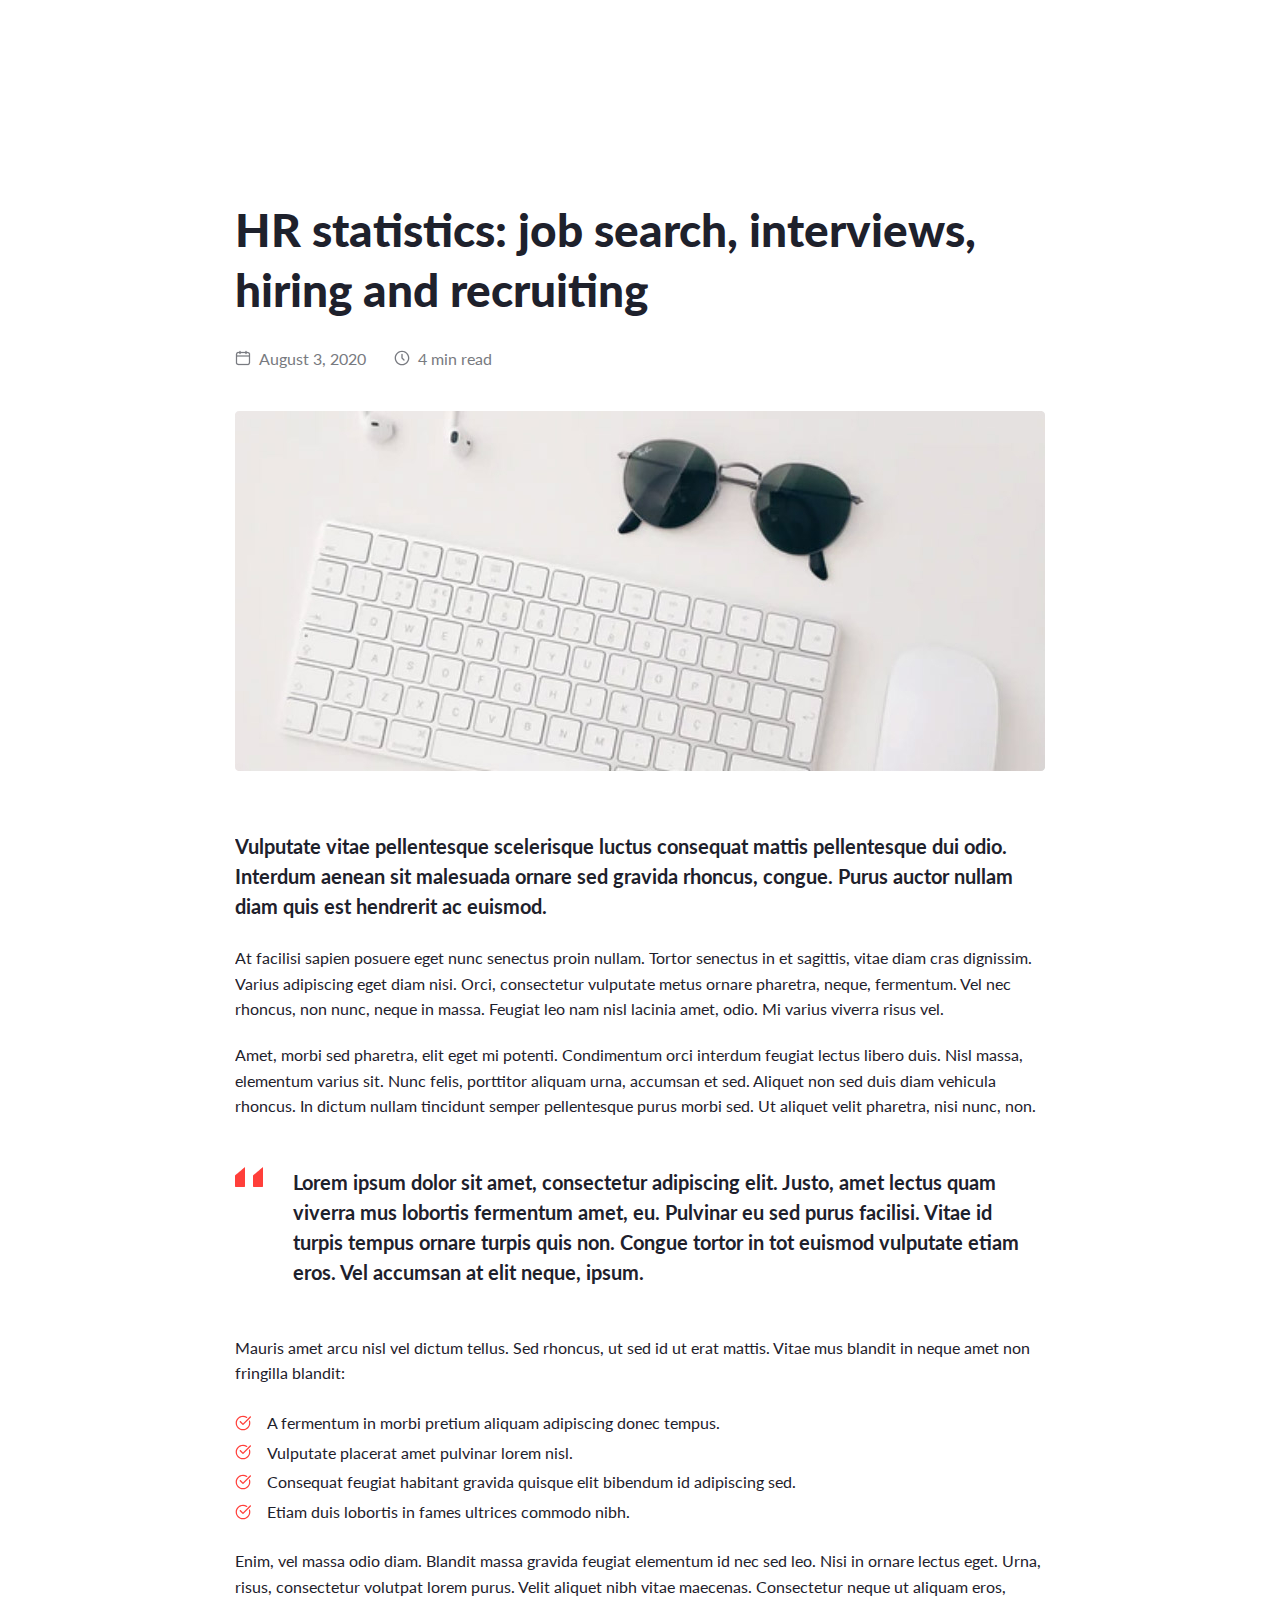
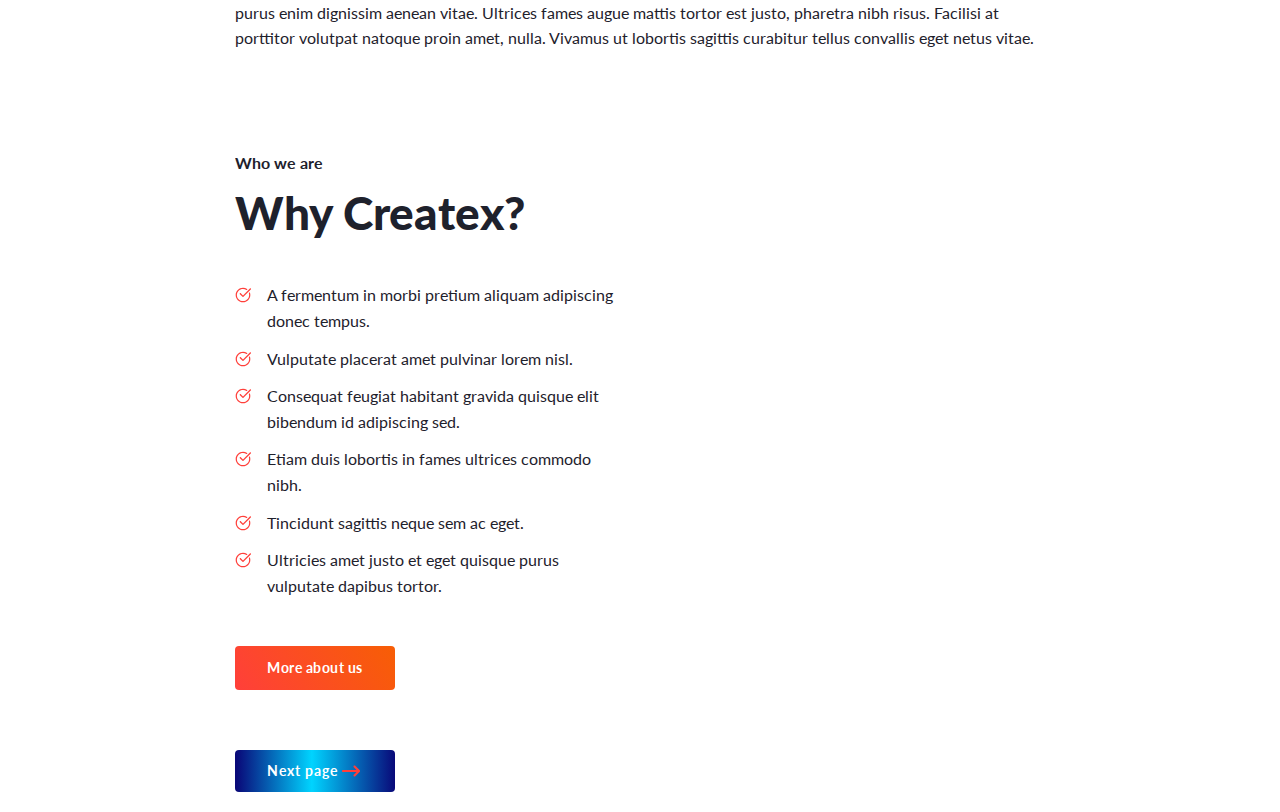
<file: index.html>
<!DOCTYPE html>
<html lang="en">

<head>
	<meta charset="UTF-8">
	<meta http-equiv="X-UA-Compatible" content="IE=edge">
	<meta name="viewport" content="width=device-width, initial-scale=1.0">
	<link href="https://fonts.googleapis.com/css?family=Lato:400,700,900&display=swap" rel="stylesheet" />
	<link rel="stylesheet" href="css/style.css">
	<title>Hr statistics</title>
</head>

<body>
	<div class="wrapper">
		<header>
			<h1 class="title">HR statistics: job search, interviews, hiring and recruiting</h1>
			<p class="meta"><span class="meta__data">August 3, 2020</span> <span class="meta__time">4 min read</span></p>
			<img src="img/image.jpg" alt="image content" class="image-header">
		</header>
		<main>
			<div class="description-image">
				<p class="description-image__one">Vulputate vitae pellentesque scelerisque luctus consequat mattis
					pellentesque dui odio. Interdum aenean sit malesuada ornare sed gravida rhoncus, congue. Purus auctor
					nullam diam quis est hendrerit ac euismod.
				<p>
				<p class="description-image__two">At facilisi sapien posuere eget nunc senectus proin nullam. Tortor
					senectus in et sagittis, vitae diam cras dignissim. Varius adipiscing eget diam nisi. Orci, consectetur
					vulputate metus ornare pharetra, neque, fermentum. Vel nec rhoncus, non nunc, neque in massa. Feugiat leo
					nam nisl lacinia amet, odio. Mi varius viverra risus vel.
				</p>
				<p class="description-image__three">Amet, morbi sed pharetra, elit eget mi potenti. Condimentum orci
					interdum feugiat lectus libero duis. Nisl massa, elementum varius sit. Nunc felis, porttitor aliquam
					urna, accumsan et sed. Aliquet non sed duis diam vehicula rhoncus. In dictum nullam tincidunt semper
					pellentesque purus morbi sed. Ut aliquet velit pharetra, nisi nunc, non.
				</p>
			</div>
			<div class="quotation">
				<p class="quotation__content">Lorem ipsum dolor sit amet, consectetur adipiscing elit. Justo, amet lectus
					quam viverra mus lobortis fermentum amet, eu. Pulvinar eu sed purus facilisi. Vitae id turpis tempus
					ornare turpis quis non. Congue tortor in tot euismod vulputate etiam eros. Vel accumsan at elit neque,
					ipsum.</p>
			</div>
			<div class="bulleted-list">
				<p class="bulleted-list__text">Mauris amet arcu nisl vel dictum tellus. Sed rhoncus, ut sed id ut erat
					mattis. Vitae mus blandit in neque amet non fringilla blandit:</p>
				<ul class="bulleted-list__list">
					<li class="list__item">A fermentum in morbi pretium aliquam adipiscing donec tempus.</li>
					<li class="list__item">Vulputate placerat amet pulvinar lorem nisl.</li>
					<li class="list__item">Consequat feugiat habitant gravida quisque elit bibendum id adipiscing sed.</li>
					<li class="list__item">Etiam duis lobortis in fames ultrices commodo nibh.</li>
				</ul>
			</div>
			<div class="end-paragraph">
				<p class="end-paragraph__paragraph">Enim, vel massa odio diam. Blandit massa gravida feugiat elementum id
					nec sed leo. Nisi in ornare lectus eget. Urna, risus, consectetur volutpat lorem purus. Velit aliquet
					nibh vitae maecenas. Consectetur neque ut aliquam eros, purus enim dignissim aenean vitae. Ultrices fames
					augue mattis tortor est justo, pharetra nibh risus. Facilisi at porttitor volutpat natoque proin amet,
					nulla. Vivamus ut lobortis sagittis curabitur tellus convallis eget netus vitae.</p>
			</div>

			<div class="block-two">
				<h2 class="title-two">Who we are</h2>
				<h2 class="subtitle-title-two">Why Createx?</h2>
				<ul class="list-two">
					<li class="list-two__item">A fermentum in morbi pretium aliquam adipiscing donec tempus.</li>
					<li class="list-two__item">Vulputate placerat amet pulvinar lorem nisl.</li>
					<li class="list-two__item">Consequat feugiat habitant gravida quisque elit bibendum id adipiscing sed.
					</li>
					<li class="list-two__item">Etiam duis lobortis in fames ultrices commodo nibh.</li>
					<li class="list-two__item">Tincidunt sagittis neque sem ac eget.</li>
					<li class="list-two__item">Ultricies amet justo et eget quisque purus vulputate dapibus tortor.</li>
				</ul>


				<a class="block-two__button" href="#">More about us</a>

			</div>
		</main>
		<footer> <a class="link" target="_blank" href="index-2.html"><span>Next page</span></a></footer>

	</div>
</body>

</html>
</file>
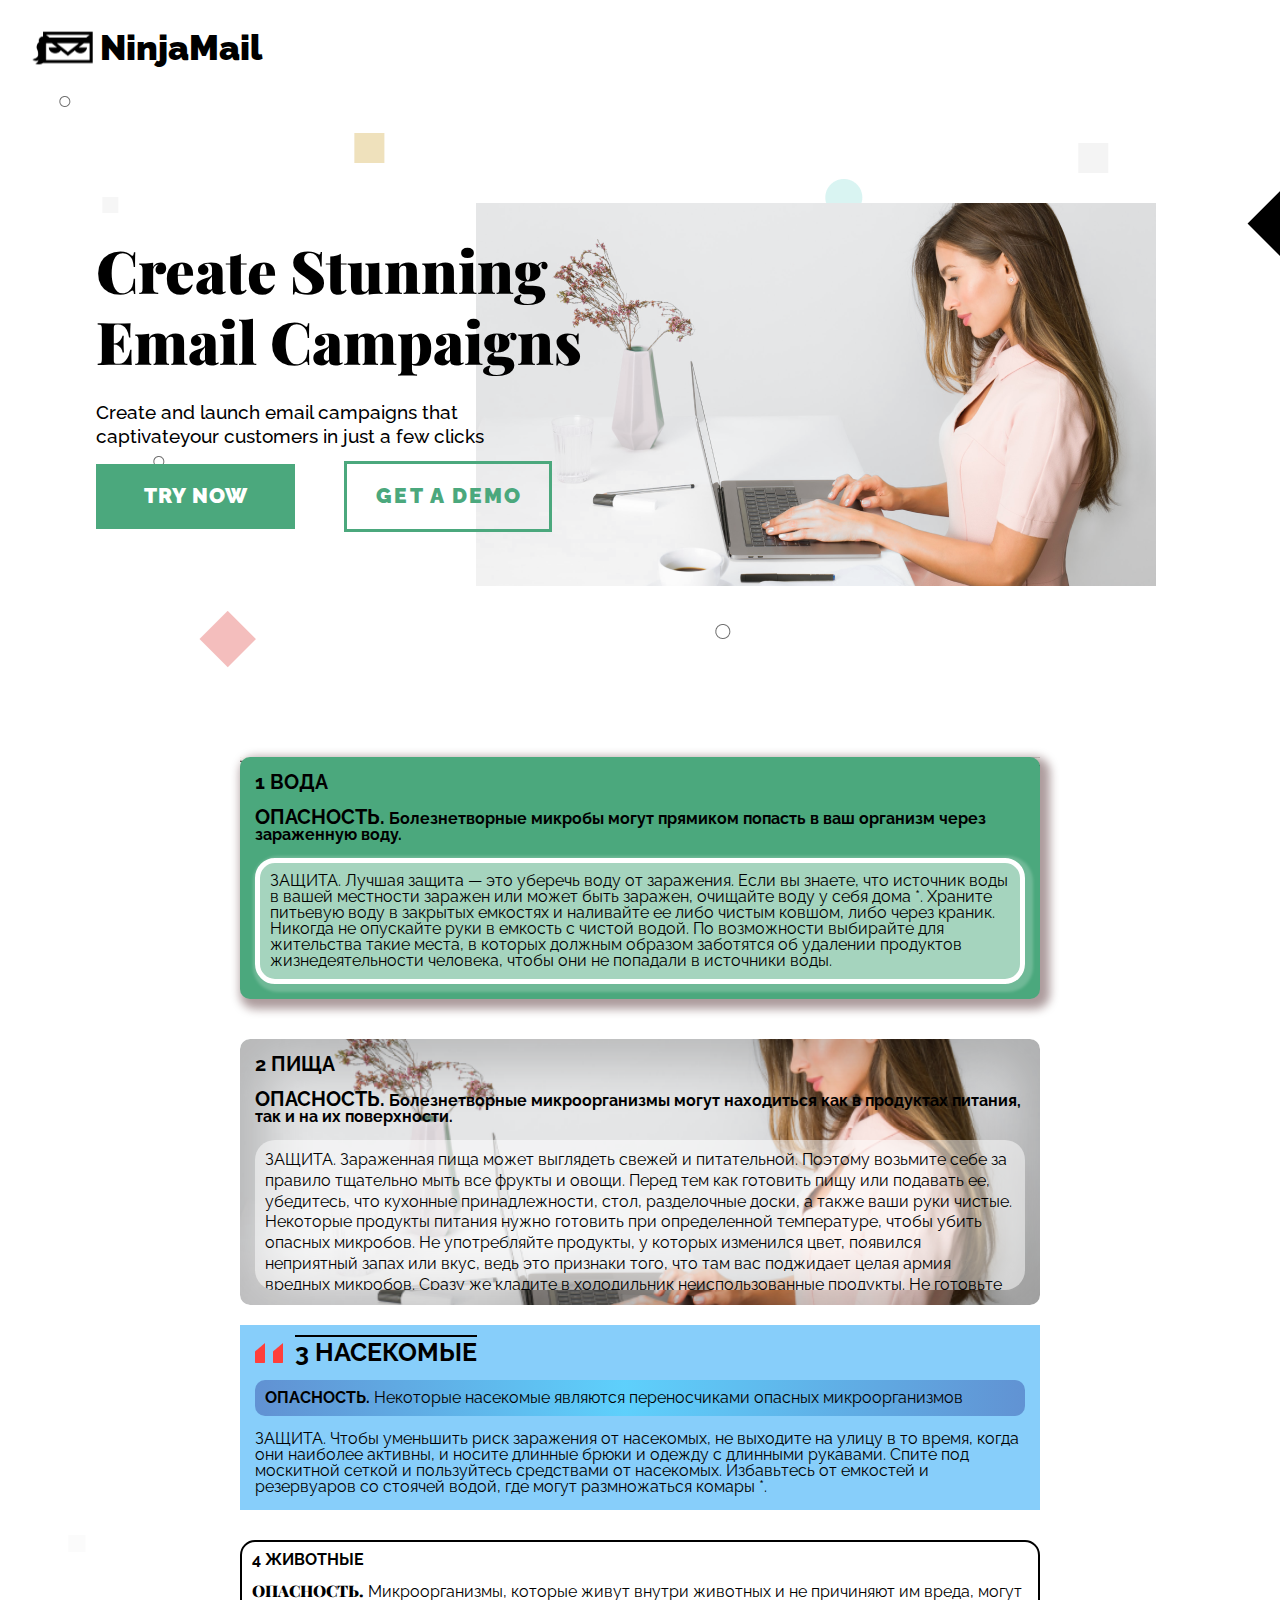
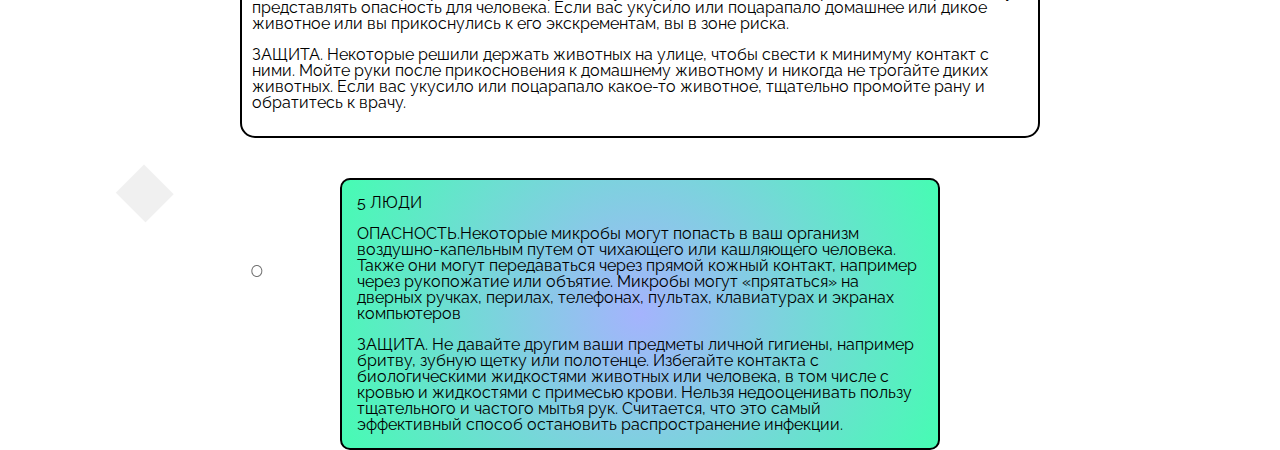
<file: index-2.html>
<!DOCTYPE html>
<html lang="ru">

<head>
	<meta charset="UTF-8">
	<meta http-equiv="X-UA-Compatible" content="IE=edge">
	<meta name="viewport" content="width=device-width, initial-scale=1.0">
	<link rel="stylesheet" href="css/style-2.css">
	<title>Lesson_7</title>
</head>

<div class="wrapper">

	<header>
		<div class="logo">
			<p class="logo__content">NinjaMail</p>
		</div>
	</header>
	<main>

		<div class="block-top">
			<div class="block-top__left">
				<h2 class="block-top__left__title">Create Stunning Email Campaigns</h2>
				<p class="block-top__left__paragraph">Create and launch email campaigns that captivateyour customers in just
					a few clicks
				<p>
					<a href="" class="block-top__left__button-one">TRY NOW</a>
					<a href="" class="block-top__left__button-two">GET A DEMO</a>
			</div>
		</div>

		<div class="items">
			<div class="items-water">
				<h2 id="water" class="items-title-water">1 ВОДА</h2>
				<p class="introduction-water">
					<span>ОПАСНОСТЬ.</span> Болезнетворные микробы могут прямиком попасть в ваш организм через
					зараженную
					воду.
				</p>

				<p class="content-water">
					<span>ЗАЩИТА.</span> Лучшая защита — это уберечь воду от заражения. Если вы знаете, что источник
					воды в
					вашей местности заражен или может быть заражен, очищайте воду у себя дома *. Храните питьевую
					воду в
					закрытых емкостях и наливайте ее либо чистым ковшом, либо через краник. Никогда не опускайте руки в
					емкость с чистой водой. По возможности выбирайте для жительства такие места, в которых должным
					образом
					заботятся об удалении продуктов жизнедеятельности человека, чтобы они не попадали в источники
					воды.
				</p>
			</div>

			<div class="items-food">
				<h2 id="food" class="items-title-food">2 ПИЩА</h2>
				<p class="introduction-food">
					<span>ОПАСНОСТЬ.</span> Болезнетворные микроорганизмы могут находиться как в продуктах питания, так
					и на
					их поверхности.
				</p>

				<p class="content-food">
					<span>ЗАЩИТА.</span> Зараженная пища может выглядеть свежей и питательной. Поэтому возьмите себе за
					правило тщательно мыть все фрукты и овощи. Перед тем как готовить пищу или подавать ее,
					убедитесь,
					что
					кухонные принадлежности, стол, разделочные доски, а также ваши руки чистые. Некоторые продукты
					питания
					нужно готовить при определенной температуре, чтобы убить опасных микробов. Не употребляйте продукты,
					у
					которых изменился цвет, появился неприятный запах или вкус, ведь это признаки того, что там вас
					поджидает
					целая армия вредных микробов. Сразу же кладите в холодильник неиспользованные продукты. Не
					готовьте
					для
					других, если вы болеете .
					Зараженная пища может выглядеть свежей и питательной. Поэтому возьмите себе за
					правило тщательно мыть все фрукты и овощи. Перед тем как готовить пищу или подавать ее,
					убедитесь,
					что
					кухонные принадлежности, стол, разделочные доски, а также ваши руки чистые. Некоторые продукты
					питания
					нужно готовить при определенной температуре, чтобы убить опасных микробов. Не употребляйте продукты,
					у
					которых изменился цвет, появился неприятный запах или вкус, ведь это признаки того, что там вас
					поджидает
					целая армия вредных микробов. Сразу же кладите в холодильник неиспользованные продукты. Не
					готовьте
					для
					других, если вы болеете .
					Зараженная пища может выглядеть свежей и питательной. Поэтому возьмите себе за
					правило тщательно мыть все фрукты и овощи. Перед тем как готовить пищу или подавать ее,
					убедитесь,
					что
					кухонные принадлежности, стол, разделочные доски, а также ваши руки чистые. Некоторые продукты
					питания
					нужно готовить при определенной температуре, чтобы убить опасных микробов. Не употребляйте продукты,
					у
					которых изменился цвет, появился неприятный запах или вкус, ведь это признаки того, что там вас
					поджидает
					целая армия вредных микробов. Сразу же кладите в холодильник неиспользованные продукты. Не
					готовьте
					для
					других, если вы болеете .
					Зараженная пища может выглядеть свежей и питательной. Поэтому возьмите себе за
					правило тщательно мыть все фрукты и овощи. Перед тем как готовить пищу или подавать ее,
					убедитесь,
					что
					кухонные принадлежности, стол, разделочные доски, а также ваши руки чистые. Некоторые продукты
					питания
					нужно готовить при определенной температуре, чтобы убить опасных микробов. Не употребляйте продукты,
					у
					которых изменился цвет, появился неприятный запах или вкус, ведь это признаки того, что там вас
					поджидает
					целая армия вредных микробов. Сразу же кладите в холодильник неиспользованные продукты. Не
					готовьте
					для
					других, если вы болеете .
				</p>
			</div>

			<div class="items-insects">
				<h2 id="insects" class="items-title-insects">3 НАСЕКОМЫЕ</h2>
				<p class="introduction-insects">
					<span>ОПАСНОСТЬ.</span> Некоторые насекомые являются переносчиками опасных микроорганизмов
				</p>

				<p class="content-insects">
					<span>ЗАЩИТА.</span> Чтобы уменьшить риск заражения от насекомых, не выходите на улицу в то время,
					когда
					они наиболее активны, и носите длинные брюки и одежду с длинными рукавами. Спите под москитной
					сеткой и
					пользуйтесь средствами от насекомых. Избавьтесь от емкостей и резервуаров со стоячей водой, где
					могут
					размножаться комары *.
				</p>
			</div>

			<div class="items-animals">
				<h2 id="animals" class="items-title-animals">4 ЖИВОТНЫЕ</h2>
				<p class="introduction-animals">
					<span>ОПАСНОСТЬ.</span> Микроорганизмы, которые живут внутри животных и не причиняют им вреда, могут
					представлять опасность для человека. Если вас укусило или поцарапало домашнее или дикое животное
					или
					вы
					прикоснулись к его экскрементам, вы в зоне риска.
				</p>

				<p class="content-animals">
					<span>ЗАЩИТА.</span> Некоторые решили держать животных на улице, чтобы свести к минимуму контакт с
					ними.
					Мойте руки после прикосновения к домашнему животному и никогда не трогайте диких животных. Если
					вас
					укусило или поцарапало какое-то животное, тщательно промойте рану и обратитесь к врачу.
				</p>
			</div>

			<div class="items-people">
				<h2 id="peopleone" class="items-title-people">5 ЛЮДИ</h2>
				<p class="introduction-people">
					<span>ОПАСНОСТЬ.</span>Некоторые микробы могут попасть в ваш организм воздушно-капельным путем от
					чихающего или кашляющего человека. Также они могут передаваться через прямой кожный контакт,
					например
					через рукопожатие или объятие. Микробы могут «прятаться» на дверных ручках, перилах, телефонах,
					пультах,
					клавиатурах и экранах компьютеров
				</p>

				<p class="content-people">
					<span>ЗАЩИТА.</span> Не давайте другим ваши предметы личной гигиены, например бритву, зубную щетку
					или
					полотенце. Избегайте контакта с биологическими жидкостями животных или человека, в том числе с
					кровью
					и
					жидкостями с примесью крови. Нельзя недооценивать пользу тщательного и частого мытья рук.
					Считается,
					что
					это самый эффективный способ остановить распространение инфекции.
				</p>
			</div>
		</div>
	</main>
	<footer></footer>

</div>

</body>

</html>
</file>
<file: css/style.css>
@import "null.css";

@import url("https://fonts.googleapis.com/css?family=Lato:100,100italic,300,300italic,regular,italic,700,700italic,900,900italic");
.wrapper {
	max-width: 810px;
	margin: 0px auto;
	font-family: "Lato", sans-serif ;
	font-style: normal;
	font-size: 16px;
	min-height: 100%;
	overflow: hidden;
	color: #1E212C;
}
header{
	padding: 200px 0px 0px 0px;
	margin: 0px 0px 60px 0px;
}
.title {
	font-weight: 900;
	line-height: 1.3;
	font-size: 46px;
	margin: 0px 0px 26px 0px;
}
.meta {
margin: 0px 0px 40px 0px;
}
.meta__data {
	background: url("../img/\(Stroke\).png") left / auto no-repeat;
	display: inline-block;
	margin: 0px 24px 0px 0px;
	padding: 0px 0px 0px 24px;
	line-height: 1.6;
	color: #787A80;
}
.meta__time {
	background: url("../img/Clock.svg") left / auto no-repeat;
	padding: 0px 0px 0px 24px;
	line-height: 1.6;
	color: #787A80;
}
.image-header {
}
main{
	margin: 0px 0px 60px 0px;
}
.description-image {
	margin: 0px 0px 48px 0px;
}
.description-image__one {
	margin: 0px 0px 24px 0px;
	font-weight: 700;
   font-size: 20px;
   line-height: 1.5;
}
.description-image__two {
	line-height: 1.6;
	margin: 0px 0px 20px 0px;
}
.description-image__three {
	line-height: 1.6;
}
.quotation {
	margin: 0px 0px 48px 0px;
	background: url("../img/braces.png") 0 0 / auto no-repeat; 
	margin: 0px 0px 48px 0px;
}
.quotation__content {
	font-weight: bold;
   font-size: 20px;
   line-height: 1.5;
	padding: 0px 0px 0px 58px;
}
.bulleted-list {
	margin: 0px 0px 24px 0px;
}
.bulleted-list__text {
	line-height: 1.6;
	margin: 0px 0px 24px 0px;
}

.list__item {
	background: url("../img/check.svg") left / auto no-repeat;
	line-height: 1.6;
	margin: 0px 0px 4px 0px;
	padding: 0px 0px 0px 32px;
}

.end-paragraph__paragraph {
	line-height: 1.6;
	margin: 0px 0px 100px 0px;
}

.block-two {
	max-width: 390px;
}
.title-two {
font-weight: 700;
line-height: 1.5;
margin: 0px 0px 8px 0px;
}
.subtitle-title-two {
font-weight: 900;
font-size: 46px;
line-height: 1.3;
margin: 0px 0px 40px 0px;
}
.list-two {
	margin: 0px 0px 48px 0px;
}
.list-two__item {
	background: url("../img/check.svg") 0 5px / auto no-repeat;
	padding: 0px 0px 0px 32px;
	margin: 0px 0px 12px 0px;
	line-height: 1.6;
}
.block-two__button {
	display: inline-block;
	background: linear-gradient(55.95deg, #FF3F3A 0%, #F75E05 100%);
	border-radius: 4px;
	line-height: 3.14;
	padding: 0px 32px 0px 32px;
	color: #FFFFFF;
	font-weight: 700;
	font-size: 14px;
	letter-spacing: 0.5px;
}

.link {
	display: inline-block;
   background: linear-gradient(90deg, rgba(9,9,121,1) 1%, rgba(0,212,255,1) 48%, rgba(9,9,121,1) 100%);
	border-radius: 4px;
	line-height: 3;
	padding: 0px 32px 0px 32px;
	color: #FFFFFF;
	font-weight: 700;
	font-size: 14px;
	letter-spacing: 1px;
}
footer{
	margin: 0px 0px 20px 0px;
}
.link span{
	background: url("../img/LineStroke.png") 75px 3px / auto no-repeat;
	padding: 0px 25px 0px 0px;
}
</file>
<file: css/style-2.css>
@import "null.css";


@import url("https://fonts.googleapis.com/css?family=Raleway:500,700,900");
@import url("https://fonts.googleapis.com/css?family=Playfair+Display:900");

.wrapper {
	max-width: 1440px;
	margin: 0px auto;
	font-family: "Raleway", sans-serif;
	font-style: normal;
	min-height: 100%;
	overflow: hidden;
	background:  url("../img/floating_elements.png") 0 96px / auto no-repeat;
}


.logo {
	font-weight: 900;
	font-size: 35px;
   line-height: 41px;
	padding: 27px 0px 33px 100px;
	background:  url("../img/mail.svg") left / auto no-repeat;
	margin: 0px 0px 102px 0px;
}
.logo__content {
}
.block-top {
	max-width: 1088px;
	max-height:480px ;
	background: url("../img/photo.png") 380px 0px / auto  no-repeat;
	margin: 0 auto 150px;

}
.block-top__left {
	max-width: 489px;
	padding: 10px 0px 100px 0px;

}
.block-top__left__title {
font-family:"Playfair Display";
font-weight: 900;
font-size: 59px;
line-height: 1.20;
padding: 22px 0px 0px 0px;
margin: 0px 0px 23px 0px;
}
.block-top__left__paragraph {
font-weight: 500;
font-size: 19px;
line-height: 1.3;
margin: 0px 0px 35px 0px;
}
.block-top__left__button-one {
font-weight: 900;
font-size: 21px;
line-height: 1.1;
text-align: center;
letter-spacing: 1.05px;
background-color: #4BA87D;
padding: 19px 47px 21px 48px;
color: #FFFFFF;
margin: 0px 45px 0px 0px;
}
.block-top__left__button-two {
font-weight: 900;
font-size: 21px;
line-height: 1.1;
text-align: center;
letter-spacing: 2.1px;
border: 3px solid #4BA87D;
padding: 19px 27px 21px 29px;
color: #4BA87D;
}

.items {
	max-width: 800px;
	margin: 0 auto;
	background: url("../img/background.jpg") 0 0/auto repeat;
	background-attachment: fixed;
}
.items-water {
	background-color: #4BA87D;
	border-radius: 10px;
	padding: 15px;
	box-shadow: 5px 5px 10px 5px rgba(50,7,10, 0.4);
	margin: 0px 0px 40px 0px;
}
.items-title-water {
	margin: 0px 0px 15px 0px;
	font-weight:700;
	font-size: 20px;
}
.introduction-water span {
font-size: 20px;
font-weight: 700;
}
.introduction-water {
	font-weight: 700;
	margin: 0px 0px 15px 0px;
	}
.content-water {
	background-color:rgba(255, 255, 255, 0.5);
	border-radius: 20px;
	padding: 10px;
	border: 5px solid #FFFFFF;
	box-shadow: 3px 3px 3px 5px rgba(255, 255, 255, 0.2);
}
.items-food {
	border-radius: 10px;
	background: lightpink url("../img/photo.png") center / cover no-repeat;
	padding: 15px;
	margin: 0px 0px 20px 0px;
	box-shadow: inset 0px 0px 50px 25px rgba(0, 0,0, 0.2) ;
}
.items-title-food {
	margin: 0px 0px 15px 0px;
	font-weight:700;
	font-size: 20px;
}
.introduction-food span{
font-size: 20px;
font-weight: 700;
}
.introduction-food {
font-weight: 700;
margin: 0px 0px 15px 0px;
}
.content-food {
	background-color:rgba(255, 255, 255, 0.5);
	border-radius: 20px;
	padding: 10px;
	line-height: 1.3;
	max-height: 150px;
	overflow: auto;
}
.items-insects {
	margin: 0px 0px 30px 0px;
	background: lightskyblue  0 0 / auto no-repeat;
	padding: 15px;
}
.items-title-insects {
	margin: 0px 0px 15px 0px;
	text-decoration: overline;
	font-weight: 700;
	font-size: 25px;
	background: url("../img/braces.png") left/auto no-repeat;
	padding: 0px 0px 0px 40px;
}
.introduction-insects span{
	font-weight: 700;
}
.introduction-insects {
margin: 0px 0px 15px 0px;
background: linear-gradient(90deg, rgba(9,9,121,0.3) 1%, rgba(0,212,255,0.3) 48%, rgba(9,9,121,0.3) 100%);
border-radius: 10px;
padding: 10px;
}
.content-insects {
}
.items-animals {
	background:rgba(255, 255, 255, 0.7) 0 0 / auto no-repeat ;
	border-radius: 15px;
	border: 2px solid black;
	padding: 10px;
margin: 0px 0px 40px 0px;
}
.items-title-animals {
	font-weight: 700;
	margin: 0px 0px 15px 0px;
}
.introduction-animals span{
	font-weight: 900;
	font-family:"Playfair Display";
}
.introduction-animals {
	margin: 0px 0px 15px 0px;
}
.content-animals {
	margin: 0px 0px 15px 0px;
}
.items-people {
	max-width: 600px;
	margin: 0 auto;
	background: radial-gradient(circle, rgba(63,94,251,0.4713235636051295) 0%, rgba(70,252,179,1) 100%) 0 0 / auto no-repeat;

   border-radius: 10px;
	border: 2px solid black;
   padding: 15px;
}
.items-title-people {
	margin: 0px 0px 15px 0px;
}
.introduction-people {
	margin: 0px 0px 15px 0px;
}
.content-people {
}
</file>
